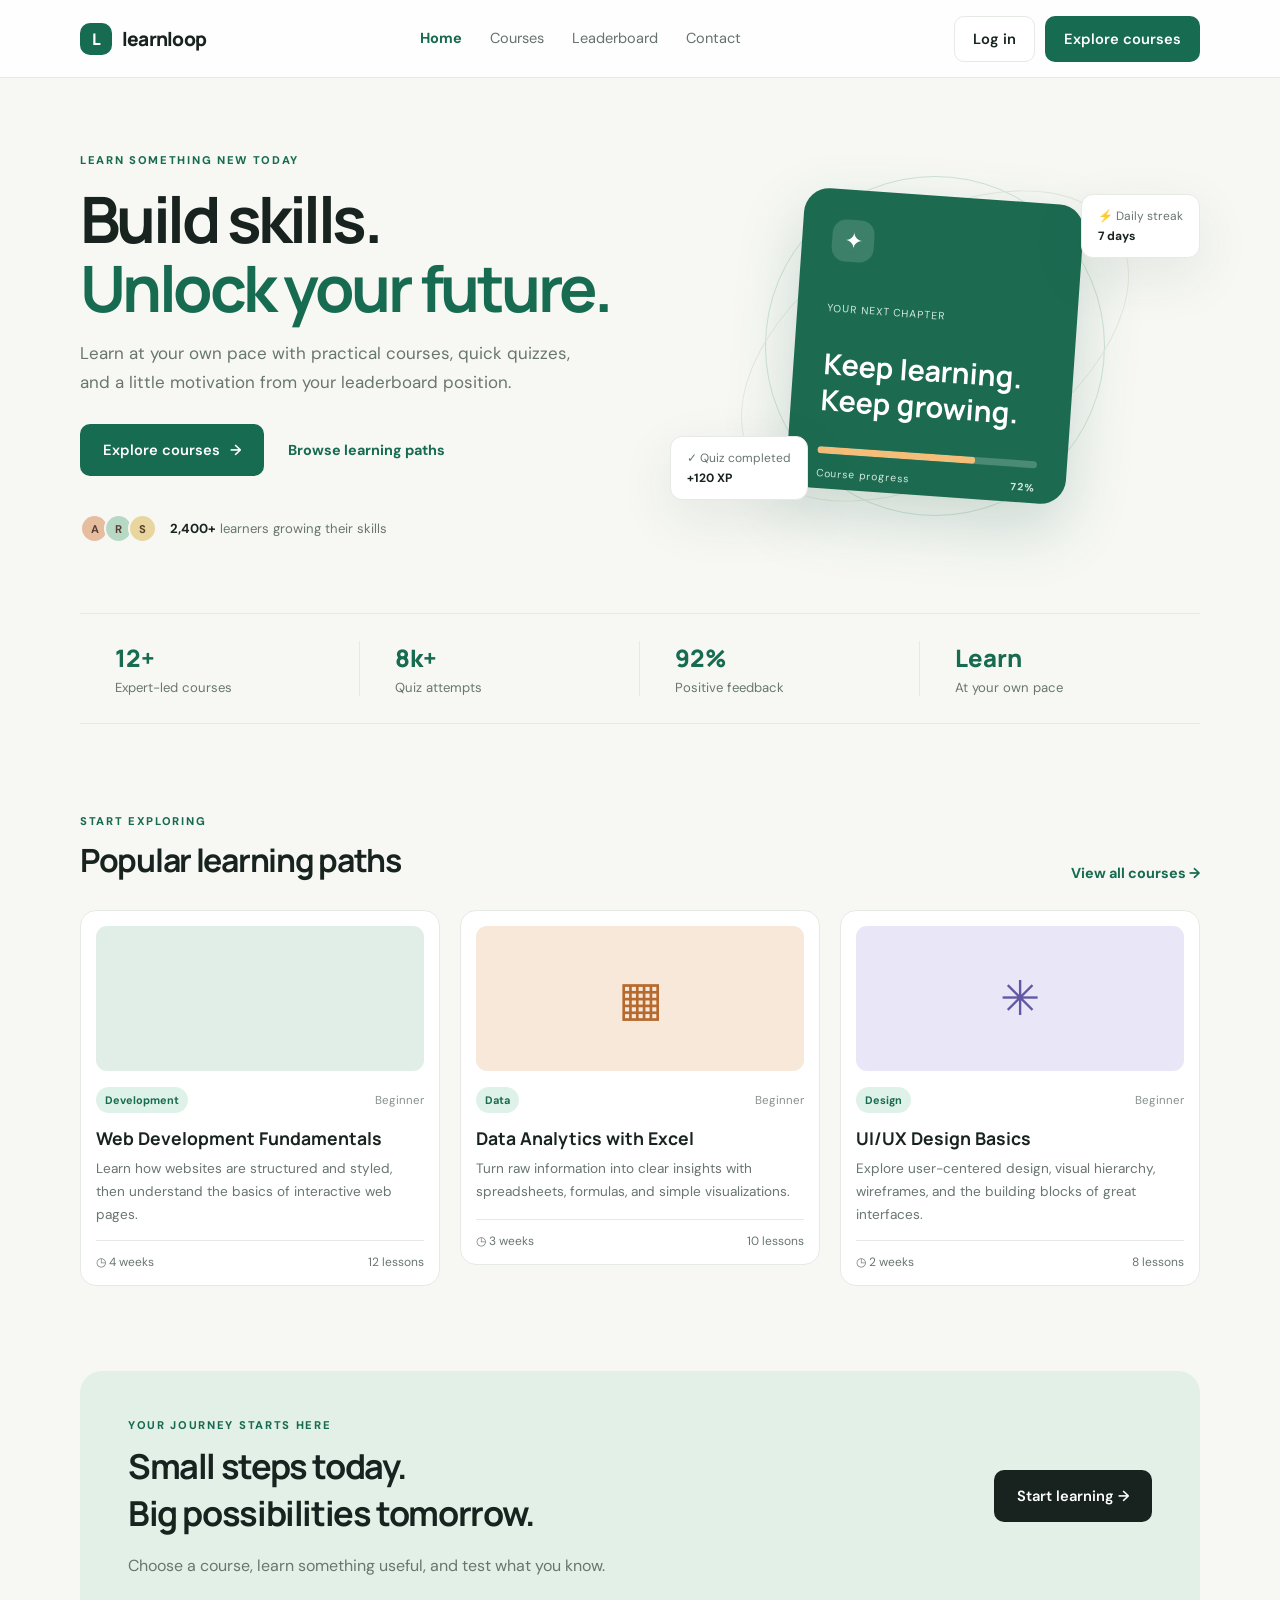
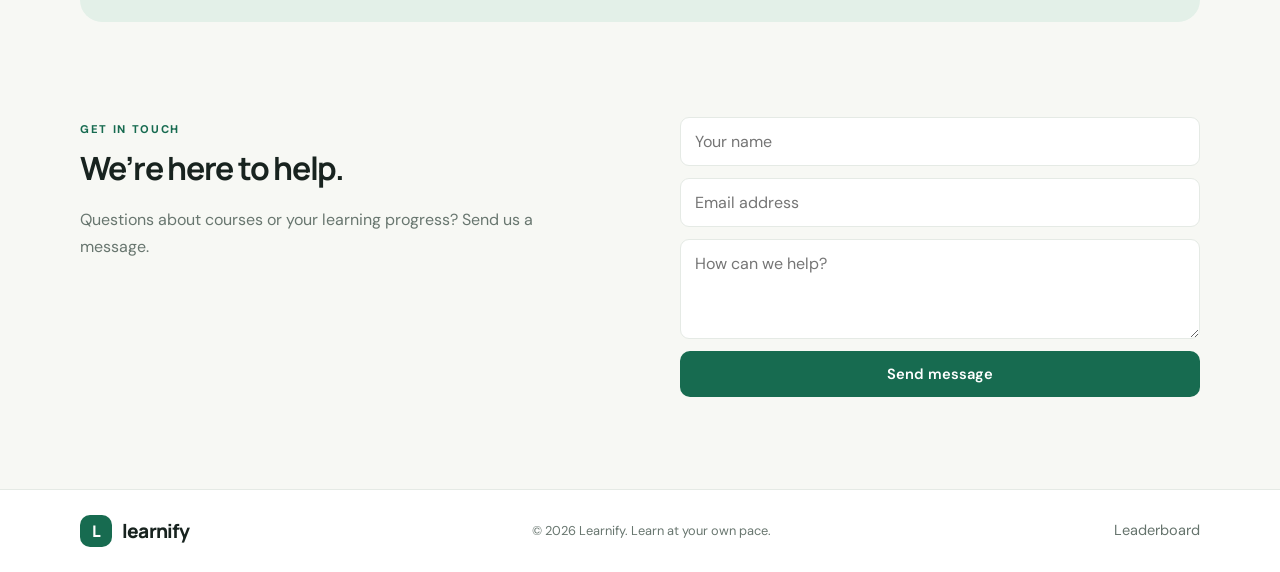
<file: index.html>
<!DOCTYPE html>
<html lang="en">
<head>
  <meta charset="UTF-8"><meta name="viewport" content="width=device-width, initial-scale=1.0">
  <title>Learnify — E-learning Platform</title><link rel="stylesheet" href="style.css">
  <script src="script.js" defer></script>
</head>
<body>
<header class="topbar"><a class="brand" href="index.html"><span class="brand-mark">L</span> learnloop</a>
<nav><a class="active" href="index.html">Home</a><a href="courses.html">Courses</a><a href="leaderboard.html">Leaderboard</a><a href="#contact">Contact</a></nav>
<div class="nav-actions"><button class="btn btn-light" data-open-login>Log in</button><a class="btn btn-primary" href="courses.html">Explore courses</a></div>
</header>
<main>
<section class="hero wrap">
  <div class="hero-copy"><span class="eyebrow">LEARN SOMETHING NEW TODAY</span><h1>Build skills.<br><span>Unlock your future.</span></h1>
  <p>Learn at your own pace with practical courses, quick quizzes, and a little motivation from your leaderboard position.</p>
  <div class="hero-actions"><a class="btn btn-primary btn-large" href="courses.html">Explore courses <span>→</span></a><a class="text-link" href="courses.html">Browse learning paths</a></div>
  <div class="mini-proof"><div class="avatar-stack"><i>A</i><i>R</i><i>S</i></div><span><b>2,400+</b> learners growing their skills</span></div></div>
  <div class="hero-art"><div class="art-orbit orbit-one"></div><div class="art-orbit orbit-two"></div><div class="art-card"><div class="art-icon">✦</div><small>YOUR NEXT CHAPTER</small><h3>Keep learning.<br>Keep growing.</h3><div class="art-progress"><span></span></div><small>Course progress <b>72%</b></small></div><div class="float-note note-top">⚡ Daily streak <b>7 days</b></div><div class="float-note note-bottom">✓ Quiz completed <b>+120 XP</b></div></div>
</section>
<section class="stats wrap"><div><b>12+</b><span>Expert-led courses</span></div><div><b>8k+</b><span>Quiz attempts</span></div><div><b>92%</b><span>Positive feedback</span></div><div><b>Learn</b><span>At your own pace</span></div></section>
<section class="section wrap"><div class="section-heading"><div><span class="eyebrow">START EXPLORING</span><h2>Popular learning paths</h2></div><a class="text-link" href="courses.html">View all courses →</a></div><div class="course-grid" id="featured-courses"></div></section>
<section class="cta wrap"><div><span class="eyebrow">YOUR JOURNEY STARTS HERE</span><h2>Small steps today.<br>Big possibilities tomorrow.</h2><p>Choose a course, learn something useful, and test what you know.</p></div><a class="btn btn-dark btn-large" href="courses.html">Start learning →</a></section>
<section class="contact wrap" id="contact"><div><span class="eyebrow">GET IN TOUCH</span><h2>We’re here to help.</h2><p>Questions about courses or your learning progress? Send us a message.</p></div><form class="contact-form" id="contact-form"><input required placeholder="Your name"><input required type="email" placeholder="Email address"><textarea required placeholder="How can we help?"></textarea><button class="btn btn-primary">Send message</button><p class="form-message" id="contact-message"></p></form></section>
</main>
<footer><a class="brand" href="index.html"><span class="brand-mark">L</span> learnify</a><span>© 2026 Learnify. Learn at your own pace.</span><a href="leaderboard.html">Leaderboard</a></footer>
<div class="modal-backdrop" id="login-modal"><div class="modal"><button class="modal-close" data-close-login></button><span class="eyebrow">WELCOME BACK</span><h2>Log in to LearnLoop</h2><form id="login-form"><label>Email</label><input type="email" required placeholder="you@example.com"><label>Password</label><input type="password" required placeholder="Enter your password"><button class="btn btn-primary btn-full">Continue</button><p class="form-message" id="login-message"></p></form><small>Demo only: login details are not sent to a server.</small></div></div>
</body></html>
</file>
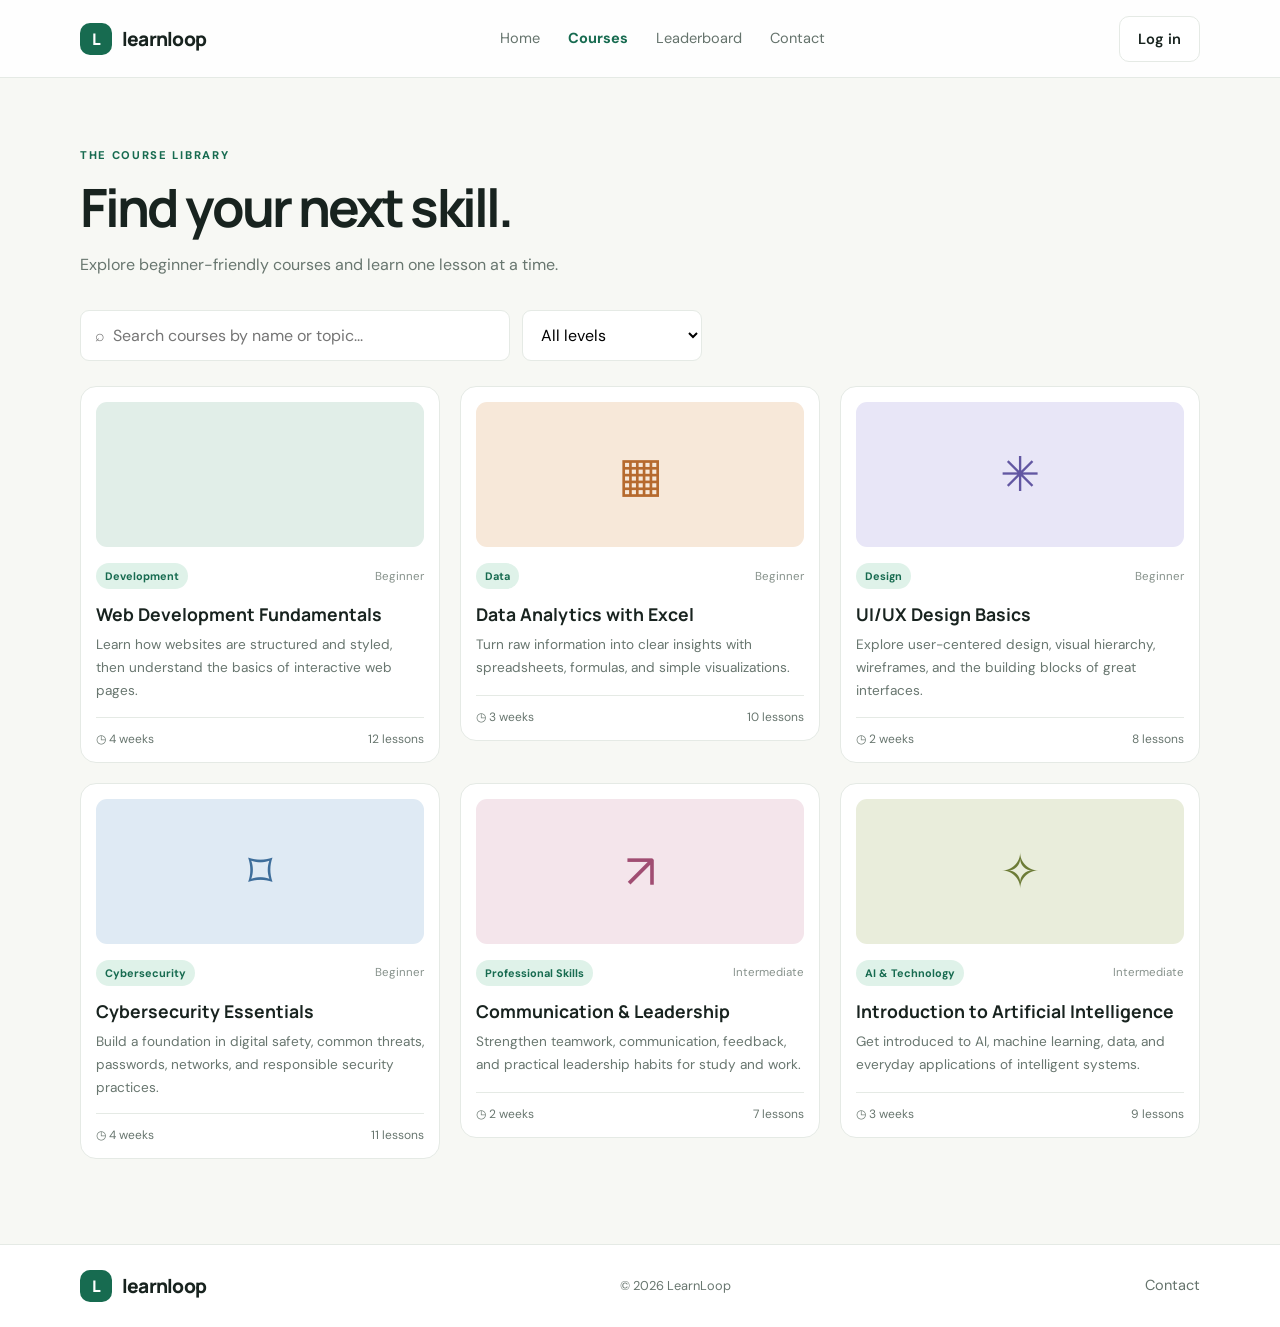
<file: courses.html>
<!DOCTYPE html><html lang="en"><head>
    <meta charset="UTF-8"><meta name="viewport" content="width=device-width, initial-scale=1.0">
    <title>Courses — LearnLoop</title><link rel="stylesheet" href="style.css"><script src="script.js" defer></script></head>
    <body>
<header class="topbar"><a class="brand" href="index.html"><span class="brand-mark">L</span> learnloop</a><nav>
    <a href="index.html">Home</a><a class="active" href="courses.html">Courses</a><a href="leaderboard.html">Leaderboard</a><a href="index.html#contact">Contact</a></nav>
    <div class="nav-actions"><button class="btn btn-light" data-open-login>Log in</button></div></header>
<main class="wrap page-main"><div class="page-title"><span class="eyebrow">THE COURSE LIBRARY</span>
    <h1>Find your next skill.</h1>
    <p>Explore beginner-friendly courses and learn one lesson at a time.</p>
</div>
<div class="toolbar"><input id="course-search" type="search" placeholder="⌕  Search courses by name or topic..."><select id="level-filter"><option value="all">All levels</option><option>Beginner</option>
    <option>Intermediate</option><option>Advanced</option></select></div>
<div class="course-grid" id="all-courses"></div></main>
<footer><a class="brand" href="index.html"><span class="brand-mark">L</span> learnloop</a><span>© 2026 LearnLoop</span><a href="index.html#contact">Contact</a></footer>
<div class="modal-backdrop" id="login-modal"><div class="modal"><button class="modal-close" data-close-login></button><span class="eyebrow">WELCOME BACK</span>
    <h2>Log in to LearnLoop</h2><form id="login-form"><label>Email</label><input type="email" required placeholder="you@example.com"><label>Password</label>
        <input type="password" required><button class="btn btn-primary btn-full">Continue</button>
        <p class="form-message" id="login-message"></p></form><small>Demo only: login details are not sent to a server.</small></div>
    </div>
</body>
</html>
</file>
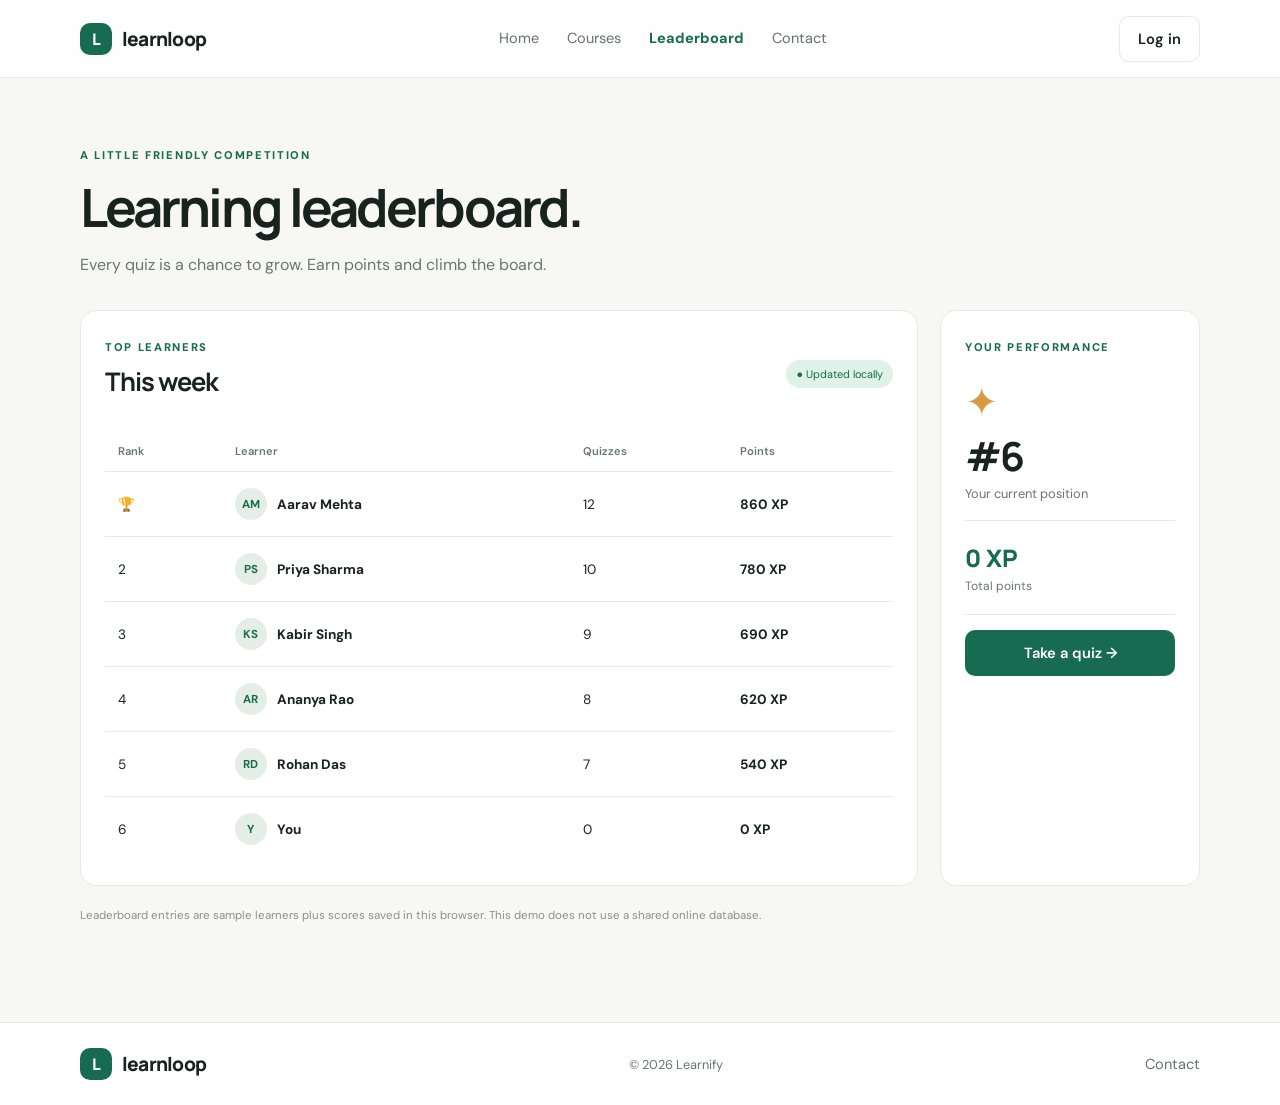
<file: leaderboard.html>
<!DOCTYPE html><html lang="en"><head><meta charset="UTF-8"><meta name="viewport" content="width=device-width, initial-scale=1.0">
    <title>Leaderboard — LearnLoop</title><link rel="stylesheet" href="style.css">
    <script src="script.js" defer></script>
</head>
<body>
<header class="topbar"><a class="brand" href="index.html"><span class="brand-mark">L</span> learnloop</a><nav><a href="index.html">Home</a><a href="courses.html">Courses</a><a class="active" href="leaderboard.html">Leaderboard</a><a href="index.html#contact">Contact</a></nav>
    <div class="nav-actions"><button class="btn btn-light" data-open-login>Log in</button></div>
</header>
<main class="wrap page-main"><div class="page-title"><span class="eyebrow">A LITTLE FRIENDLY COMPETITION</span>
    <h1>Learning leaderboard.</h1>
    <p>Every quiz is a chance to grow. Earn points and climb the board.</p>
</div><div class="leaderboard-layout"><section class="leader-card"><div class="leader-head"><div><span class="eyebrow">TOP LEARNERS</span>
    <h2>This week</h2>
</div><span class="live-pill">● Updated locally</span></div>
<div class="table-wrap"><table><thead><tr><th>Rank</th><th>Learner</th><th>Quizzes</th><th>Points</th></tr></thead><tbody id="leaderboard-body"></tbody></table></div></section><aside class="your-rank"><span class="eyebrow">YOUR PERFORMANCE</span><div class="rank-medal">✦</div>
    <h2 id="your-rank">#—</h2>
    <p>Your current position</p>
    <div class="your-points"><b id="your-points">0 XP</b><span>Total points</span></div>
    <a class="btn btn-primary btn-full" href="courses.html">Take a quiz →</a></aside></div>
    <p class="tiny note">Leaderboard entries are sample learners plus scores saved in this browser. This demo does not use a shared online database.</p></main>
    <footer><a class="brand" href="index.html"><span class="brand-mark">L</span> learnloop</a><span>© 2026 Learnify</span><a href="index.html#contact">Contact</a></footer></body></html>
</file>
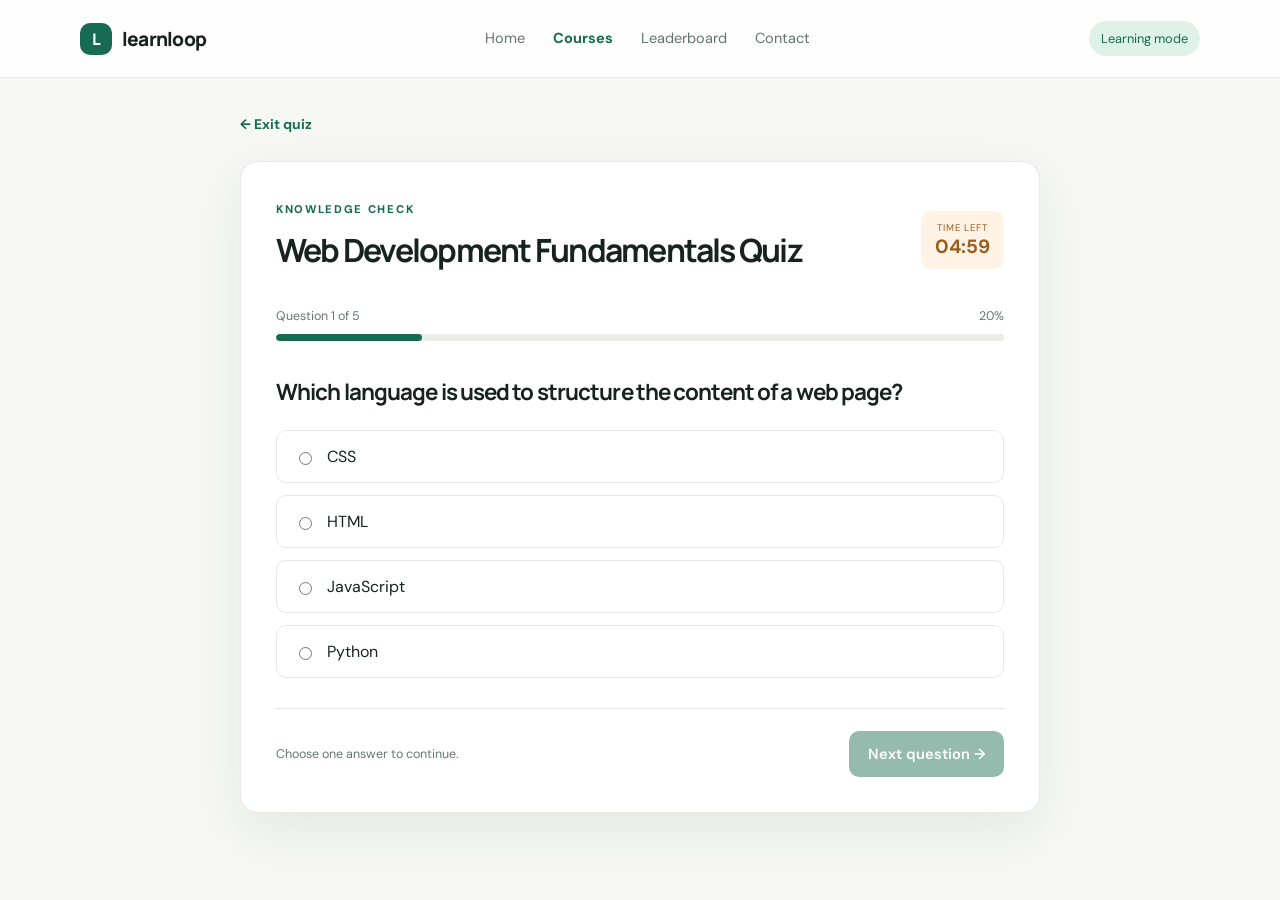
<file: quiz.html>
<!DOCTYPE html><html lang="en">
    <head><meta charset="UTF-8">
        <meta name="viewport" content="width=device-width, initial-scale=1.0">
        <title>Quiz — LearnLoop</title><link rel="stylesheet" href="style.css"><script src="script.js" defer></script></head>
        <body>
<header class="topbar"><a class="brand" href="index.html"><span class="brand-mark">L</span> learnloop</a><nav><a href="index.html">Home</a>
    <a class="active" href="courses.html">Courses</a><a href="leaderboard.html">Leaderboard</a><a href="index.html#contact">Contact</a></nav><div class="nav-actions"><span class="user-chip">Learning mode</span></div></header>
<main class="quiz-shell"><a class="back-link" href="courses.html">← Exit quiz</a>
    <div class="quiz-card">
        <div class="quiz-top"><div><span class="eyebrow">KNOWLEDGE CHECK</span>
            <h1 id="quiz-course-title">Web Development Quiz</h1></div>
            <div class="timer"><span>TIME LEFT</span><b id="timer">05:00</b></div></div>
            <div class="quiz-progress"><div><span id="question-count">Question 1 of 5</span><span id="quiz-percent">20%</span></div>
            <div class="progress-track"><span id="quiz-progress-fill"></span></div></div>
            <div id="question-area"><h2 id="question-text"></h2><div class="answer-list" id="answer-list"></div></div>
            <div class="quiz-footer"><span id="answer-hint">Choose one answer to continue.</span><button class="btn btn-primary" id="next-question" disabled>Next question →</button></div></div>
        </main>
    </body>
    </html>
</file>
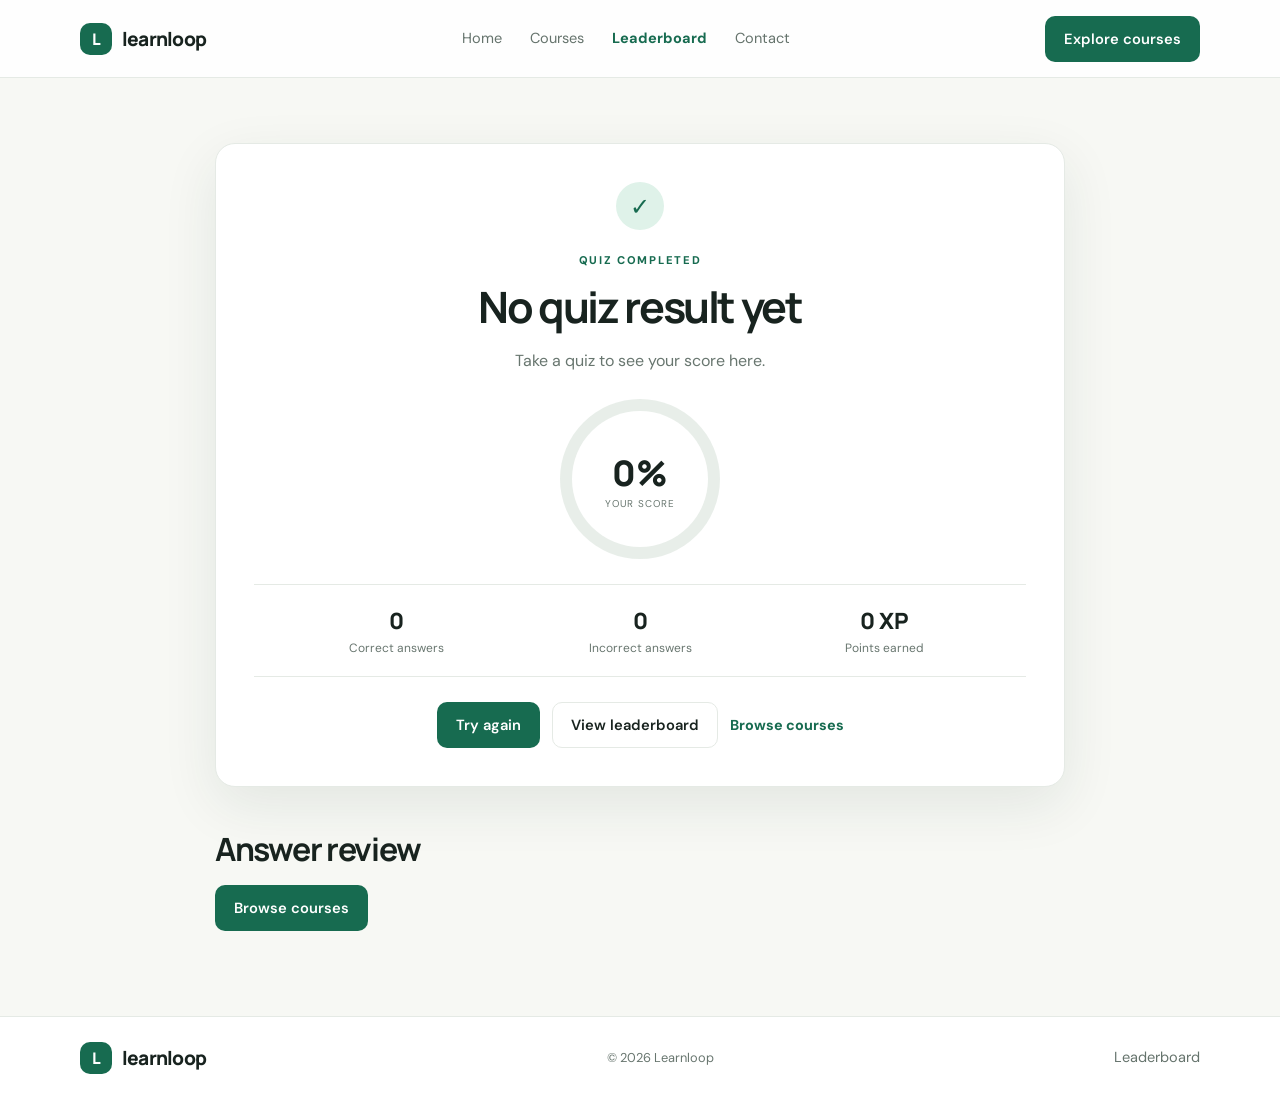
<file: results.html>
<!DOCTYPE html><html lang="en"><head>
    <meta charset="UTF-8"><meta name="viewport" content="width=device-width, initial-scale=1.0"><title>Quiz Results — Learnloop</title>
    <link rel="stylesheet" href="style.css"><script src="script.js" defer></script></head>
    <body>
<header class="topbar"><a class="brand" href="index.html"><span class="brand-mark">L</span> learnloop</a><nav><a href="index.html">Home</a>
    <a href="courses.html">Courses</a><a class="active" href="leaderboard.html">Leaderboard</a><a href="index.html#contact">Contact</a></nav>
    <div class="nav-actions"><a class="btn btn-primary" href="courses.html">Explore courses</a></div></header>
<main class="wrap page-main results-page"><div class="result-card"><div class="result-icon">✓</div><span class="eyebrow">QUIZ COMPLETED</span>
    <h1 id="result-heading">Great effort!</h1>
    <p id="result-course">Your quiz results are ready.</p>
    <div class="score-ring" id="score-ring"><div><b id="score-percent">0%</b><span>YOUR SCORE</span></div></div>
    <div class="result-stats"><div><b id="correct-count">0</b><span>Correct answers</span></div><div><b id="wrong-count">0</b><span>Incorrect answers</span></div>
    <div><b id="earned-xp">0 XP</b><span>Points earned</span></div></div>
    <div class="result-actions"><a class="btn btn-primary" href="quiz.html">Try again</a>
        <a class="btn btn-light" href="leaderboard.html">View leaderboard</a><a class="text-link" href="courses.html">Browse courses</a></div></div>
        <section class="review-section"><h2>Answer review</h2><div id="answer-review"></div></section></main><footer><a class="brand" href="index.html"><span class="brand-mark">L</span> learnloop</a><span>© 2026 Learnloop</span><a href="leaderboard.html">Leaderboard</a></footer>
    </body>
    </html>
</file>
<file: style.css>
@import url('https://fonts.googleapis.com/css2?family=DM+Sans:wght@400;500;600;700&family=Manrope:wght@400;500;600;700;800&display=swap');
:root{--ink:#18231f;--muted:#68766f;--green:#176b50;--green2:#dff2e9;--cream:#f7f8f4;--line:#e5eae5;--white:#fff;--orange:#f2a65a;--shadow:0 18px 55px rgba(27,58,43,.09)}
*{box-sizing:border-box}html{scroll-behavior:smooth}body{margin:0;background:var(--cream);color:var(--ink);font-family:'DM Sans',sans-serif}h1,h2,h3,.brand{font-family:Manrope,sans-serif}h1{font-size:clamp(2.5rem,5vw,4.5rem);line-height:1.08;letter-spacing:-.055em;margin:15px 0}h2{font-size:2rem;letter-spacing:-.04em;margin:8px 0 14px}p{color:var(--muted);line-height:1.7}.wrap{width:min(1120px,calc(100% - 48px));margin:auto}.topbar{height:78px;padding:0 max(24px,calc((100% - 1120px)/2));display:flex;align-items:center;justify-content:space-between;background:rgba(255,255,255,.92);border-bottom:1px solid var(--line);gap:25px}.brand{display:flex;align-items:center;gap:10px;text-decoration:none;color:var(--ink);font-size:1.2rem;font-weight:800;letter-spacing:-.04em}.brand-mark{display:grid;place-items:center;width:32px;height:32px;background:var(--green);color:white;border-radius:10px;font-size:1rem}.topbar nav{display:flex;gap:28px}.topbar nav a,footer a{color:#65736c;text-decoration:none;font-size:.91rem}.topbar nav a.active,.topbar nav a:hover{color:var(--green);font-weight:700}.nav-actions{display:flex;gap:10px;align-items:center}.btn{display:inline-flex;align-items:center;justify-content:center;gap:10px;padding:12px 18px;border-radius:10px;border:1px solid transparent;text-decoration:none;font:600 .92rem 'DM Sans';cursor:pointer;transition:.2s}.btn:hover{transform:translateY(-2px)}.btn-primary{background:var(--green);color:white}.btn-primary:hover{background:#10563f}.btn-light{background:white;border-color:var(--line);color:var(--ink)}.btn-dark{background:var(--ink);color:white}.btn-large{padding:15px 22px}.btn-full{width:100%}.hero{min-height:535px;display:grid;grid-template-columns:1fr 1fr;align-items:center;gap:60px;padding-top:55px;padding-bottom:55px}.eyebrow{font-size:.7rem;letter-spacing:.15em;color:var(--green);font-weight:800}.hero h1 span{color:var(--green)}.hero-copy>p{max-width:490px;font-size:1.06rem}.hero-actions{display:flex;align-items:center;gap:24px;margin-top:28px}.text-link{color:var(--green);text-decoration:none;font-weight:700;font-size:.9rem}.mini-proof{display:flex;align-items:center;gap:13px;margin-top:38px;font-size:.82rem;color:var(--muted)}.mini-proof b{color:var(--ink)}.avatar-stack{display:flex;padding-left:5px}.avatar-stack i{font-style:normal;width:29px;height:29px;margin-left:-5px;border:2px solid var(--cream);border-radius:50%;display:grid;place-items:center;background:#e7bda0;color:#563d31;font-size:.7rem;font-weight:700}.avatar-stack i:nth-child(2){background:#b8d8c6}.avatar-stack i:nth-child(3){background:#e8d69e}.hero-art{height:380px;position:relative;display:grid;place-items:center}.art-orbit{position:absolute;border:1px solid #cfe2d6;border-radius:50%;width:340px;height:340px}.orbit-two{width:430px;height:250px;transform:rotate(-32deg);border-color:#e3e9dc}.art-card{position:relative;background:#1c6b51;color:white;border-radius:25px;width:280px;height:300px;padding:30px;box-shadow:0 25px 65px #1a5b4433;transform:rotate(4deg)}.art-icon{width:42px;height:42px;border-radius:14px;background:#ffffff24;display:grid;place-items:center;font-size:1.4rem;margin-bottom:35px}.art-card small{color:#d5e9df;letter-spacing:.09em;font-size:.65rem}.art-card h3{font-size:1.8rem;line-height:1.25}.art-progress,.progress-track{height:7px;border-radius:10px;background:#ffffff35;overflow:hidden}.art-progress span{display:block;width:72%;height:100%;background:#f4bd78;border-radius:10px}.art-card>small:last-child{display:flex;justify-content:space-between;margin-top:13px}.float-note{position:absolute;background:white;box-shadow:var(--shadow);border:1px solid var(--line);border-radius:12px;padding:13px 16px;font-size:.75rem;color:var(--muted)}.float-note b{display:block;color:var(--ink);margin-top:4px}.note-top{top:38px;right:0}.note-bottom{bottom:36px;left:0}.stats{display:grid;grid-template-columns:repeat(4,1fr);padding:27px 0;border-top:1px solid var(--line);border-bottom:1px solid var(--line)}.stats div{display:flex;flex-direction:column;gap:5px;padding-left:35px;border-right:1px solid var(--line)}.stats div:last-child{border:0}.stats b{font:800 1.5rem Manrope;color:var(--green)}.stats span{font-size:.82rem;color:var(--muted)}.section{padding:85px 0}.section-heading{display:flex;justify-content:space-between;align-items:end;margin-bottom:28px}.section-heading h2{margin-bottom:0}.course-grid{display:grid;grid-template-columns:repeat(3,1fr);gap:20px}.course-card{background:white;border:1px solid var(--line);border-radius:16px;padding:15px;transition:.2s}.course-card:hover{transform:translateY(-4px);box-shadow:var(--shadow)}.course-art{height:145px;border-radius:11px;display:grid;place-items:center;font-size:3rem;margin-bottom:16px}.art-code{background:#e1eee8;color:#176b50}.art-data{background:#f7e8d9;color:#b66a2e}.art-design{background:#e8e6f7;color:#6257a2}.art-cyber{background:#dfeaf4;color:#3e6e9b}.art-business{background:#f4e5eb;color:#a04d72}.art-ai{background:#e9eddb;color:#6c7b36}.card-top{display:flex;justify-content:space-between;align-items:center}.tag{font-size:.68rem;font-weight:700;color:var(--green);background:var(--green2);padding:6px 9px;border-radius:20px}.course-card h3{font-size:1.1rem;margin:13px 0 7px}.course-card p{font-size:.85rem;min-height:48px;margin:0 0 14px}.card-meta{display:flex;justify-content:space-between;color:var(--muted);font-size:.75rem;padding-top:13px;border-top:1px solid var(--line)}.card-link{display:block;text-decoration:none;color:inherit}.cta{background:#e3f0e8;border-radius:22px;padding:42px 48px;display:flex;align-items:center;justify-content:space-between;margin-bottom:75px}.cta h2{font-size:2.15rem}.cta p{margin-bottom:0}.contact{display:grid;grid-template-columns:1fr 1fr;gap:80px;padding:20px 0 80px}.contact-form{display:grid;gap:12px}.contact-form input,.contact-form textarea,.toolbar input,.toolbar select,.modal input{width:100%;padding:13px 14px;border:1px solid var(--line);border-radius:9px;background:white;font:inherit;outline:none}.contact-form textarea{min-height:100px;resize:vertical}.form-message{font-size:.82rem;color:var(--green);margin:0}footer{border-top:1px solid var(--line);background:white;padding:25px max(24px,calc((100% - 1120px)/2));display:flex;align-items:center;justify-content:space-between;color:var(--muted);font-size:.8rem}.page-main{padding-top:65px;padding-bottom:85px}.page-title{margin-bottom:32px}.page-title h1{font-size:3.3rem}.page-title p{margin-top:0}.toolbar{display:flex;gap:12px;margin-bottom:25px}.toolbar input{max-width:430px}.toolbar select{max-width:180px}.back-link{display:inline-block;text-decoration:none;color:var(--green);font-weight:700;font-size:.87rem;margin-bottom:28px}.detail-layout{display:grid;grid-template-columns:1fr 320px;gap:55px}.detail-art{height:230px;border-radius:18px;background:#e1eee8;display:grid;place-items:center;font-size:5rem;color:var(--green);margin-bottom:28px}.detail-layout h1{font-size:3rem}.lead{font-size:1.05rem;max-width:700px}.detail-meta{display:flex;gap:22px;color:var(--muted);font-size:.82rem;margin:22px 0 35px}.learn-list{padding-left:20px;color:var(--muted);line-height:2}.curriculum{display:grid;gap:10px;margin-top:20px}.lesson{background:white;border:1px solid var(--line);padding:16px;border-radius:10px;display:flex;justify-content:space-between}.enroll-card{background:white;border:1px solid var(--line);padding:24px;border-radius:16px;align-self:start;box-shadow:var(--shadow);position:sticky;top:25px}.enroll-card h3{font-size:1.35rem}.progress-label{display:flex;justify-content:space-between;font-size:.8rem;margin:25px 0 8px}.progress-track{background:#e9eee9}.progress-track span{display:block;height:100%;width:0;background:var(--green);border-radius:10px}.tiny{font-size:.72rem;color:#87928c}.quiz-shell{width:min(800px,calc(100% - 40px));margin:35px auto 80px}.quiz-card{background:white;border:1px solid var(--line);border-radius:18px;padding:35px;box-shadow:var(--shadow)}.quiz-top{display:flex;justify-content:space-between;align-items:center}.quiz-top h1{font-size:2rem}.timer{background:#fff3e5;color:#9a5d20;padding:10px 14px;border-radius:10px;text-align:center}.timer span,.timer b{display:block}.timer span{font-size:.6rem;letter-spacing:.1em}.timer b{font-size:1.2rem}.quiz-progress{margin:25px 0 35px}.quiz-progress>div:first-child{display:flex;justify-content:space-between;font-size:.78rem;color:var(--muted);margin-bottom:10px}.quiz-card h2{font-size:1.4rem;line-height:1.45;margin-bottom:22px}.answer-list{display:grid;gap:12px}.answer-option{padding:15px 17px;border:1px solid var(--line);border-radius:10px;cursor:pointer;display:flex;gap:12px;align-items:center}.answer-option:hover,.answer-option.selected{border-color:var(--green);background:#f0f7f2}.answer-option input{accent-color:var(--green)}.quiz-footer{display:flex;align-items:center;justify-content:space-between;border-top:1px solid var(--line);padding-top:22px;margin-top:30px}.quiz-footer span{font-size:.78rem;color:var(--muted)}button:disabled{opacity:.45;cursor:not-allowed}.user-chip{font-size:.8rem;color:var(--green);background:var(--green2);padding:9px 12px;border-radius:20px}.results-page{max-width:850px}.result-card{text-align:center;background:white;border:1px solid var(--line);border-radius:20px;padding:38px;box-shadow:var(--shadow)}.result-icon{width:48px;height:48px;border-radius:50%;background:var(--green2);color:var(--green);display:grid;place-items:center;font-size:1.5rem;margin:0 auto 18px}.result-card h1{font-size:2.7rem}.score-ring{width:160px;height:160px;border-radius:50%;margin:25px auto;background:conic-gradient(var(--green) var(--score,0%),#e8eee9 0);display:grid;place-items:center;position:relative}.score-ring:before{content:"";position:absolute;inset:12px;background:white;border-radius:50%}.score-ring div{z-index:1;display:flex;flex-direction:column}.score-ring b{font:800 2.2rem Manrope}.score-ring span{font-size:.62rem;letter-spacing:.1em;color:var(--muted)}.result-stats{display:grid;grid-template-columns:repeat(3,1fr);border-top:1px solid var(--line);border-bottom:1px solid var(--line);padding:20px}.result-stats div{display:flex;flex-direction:column;gap:4px}.result-stats b{font:800 1.4rem Manrope}.result-stats span{font-size:.75rem;color:var(--muted)}.result-actions{display:flex;align-items:center;justify-content:center;gap:12px;margin-top:25px;flex-wrap:wrap}.review-section{margin-top:40px}.review-item{background:white;border:1px solid var(--line);border-radius:11px;padding:16px;margin:12px 0}.review-item p{font-size:.86rem;margin:6px 0}.correct{color:var(--green);font-weight:700}.incorrect{color:#b34d45;font-weight:700}.leaderboard-layout{display:grid;grid-template-columns:1fr 260px;gap:22px}.leader-card,.your-rank{background:white;border:1px solid var(--line);border-radius:16px;padding:24px}.leader-head{display:flex;align-items:center;justify-content:space-between}.leader-head h2{font-size:1.6rem}.live-pill{font-size:.68rem;color:var(--green);background:var(--green2);padding:7px 10px;border-radius:20px}.table-wrap{overflow-x:auto}table{width:100%;border-collapse:collapse;margin-top:18px;text-align:left}th{font-size:.7rem;color:var(--muted);font-weight:600;padding:13px;border-bottom:1px solid var(--line)}td{padding:16px 13px;border-bottom:1px solid var(--line);font-size:.85rem}tbody tr:last-child td{border:0}.learner{display:flex;align-items:center;gap:10px;font-weight:700}.learner-avatar{width:32px;height:32px;border-radius:50%;display:grid;place-items:center;background:#e4eee7;color:var(--green);font-size:.72rem}.rank-medal{font-size:2.5rem;color:#d99b42;margin-top:20px}.your-rank h2{font-size:2.5rem;margin:0}.your-rank p{font-size:.8rem;margin:0}.your-points{display:flex;flex-direction:column;gap:4px;padding:20px 0;margin:15px 0;border-top:1px solid var(--line);border-bottom:1px solid var(--line)}.your-points b{font:800 1.5rem Manrope;color:var(--green)}.your-points span{font-size:.75rem;color:var(--muted)}.note{margin-top:20px}.modal-backdrop{position:fixed;inset:0;background:#10251dcc;display:none;place-items:center;padding:20px;z-index:10}.modal-backdrop.show{display:grid}.modal{width:min(420px,100%);background:white;border-radius:18px;padding:30px;position:relative}.modal h2{margin:10px 0 20px}.modal form{display:grid;gap:10px}.modal label{font-size:.8rem;font-weight:700}.modal-close{position:absolute;right:18px;top:14px;border:0;background:none;font-size:1.7rem;cursor:pointer}.modal small{display:block;color:var(--muted);margin-top:15px}
@media(max-width:800px){.topbar{height:auto;min-height:70px;flex-wrap:wrap;padding:16px 22px}.topbar nav{order:3;width:100%;justify-content:center;gap:22px}.nav-actions{margin-left:auto}.hero{grid-template-columns:1fr;gap:10px;padding-top:65px}.hero-art{height:330px}.stats{grid-template-columns:repeat(2,1fr);gap:20px}.stats div:nth-child(2){border:0}.course-grid{grid-template-columns:repeat(2,1fr)}.detail-layout{grid-template-columns:1fr}.enroll-card{position:static}.contact{grid-template-columns:1fr;gap:25px}.leaderboard-layout{grid-template-columns:1fr}.your-rank{max-width:none}.cta{gap:20px}.cta .btn{white-space:nowrap}}
@media(max-width:560px){.wrap{width:calc(100% - 32px)}.topbar nav{gap:14px;overflow:auto;justify-content:flex-start}.topbar nav a{font-size:.8rem;white-space:nowrap}.nav-actions .btn{padding:9px 11px;font-size:.8rem}.hero{padding-top:45px}.hero-art{transform:scale(.88);margin:-10px -20px}.hero-actions{align-items:flex-start;flex-direction:column;gap:16px}.stats div{padding-left:15px}.course-grid{grid-template-columns:1fr}.section{padding:60px 0}.section-heading{align-items:flex-start;gap:15px;flex-direction:column}.cta{padding:28px;align-items:flex-start;flex-direction:column}.contact{padding-bottom:55px}.page-main{padding-top:45px}.page-title h1{font-size:2.5rem}.toolbar{flex-direction:column}.toolbar input,.toolbar select{max-width:none}.detail-layout h1{font-size:2.4rem}.quiz-card{padding:22px}.quiz-top h1{font-size:1.4rem}.quiz-footer{gap:15px;align-items:flex-start;flex-direction:column}.result-card{padding:25px 16px}.result-card h1{font-size:2.1rem}.result-stats{padding:16px 4px}.result-stats b{font-size:1.1rem}.result-stats span{font-size:.65rem}footer{gap:15px;flex-wrap:wrap}.art-orbit{width:300px;height:300px}}
</file>
